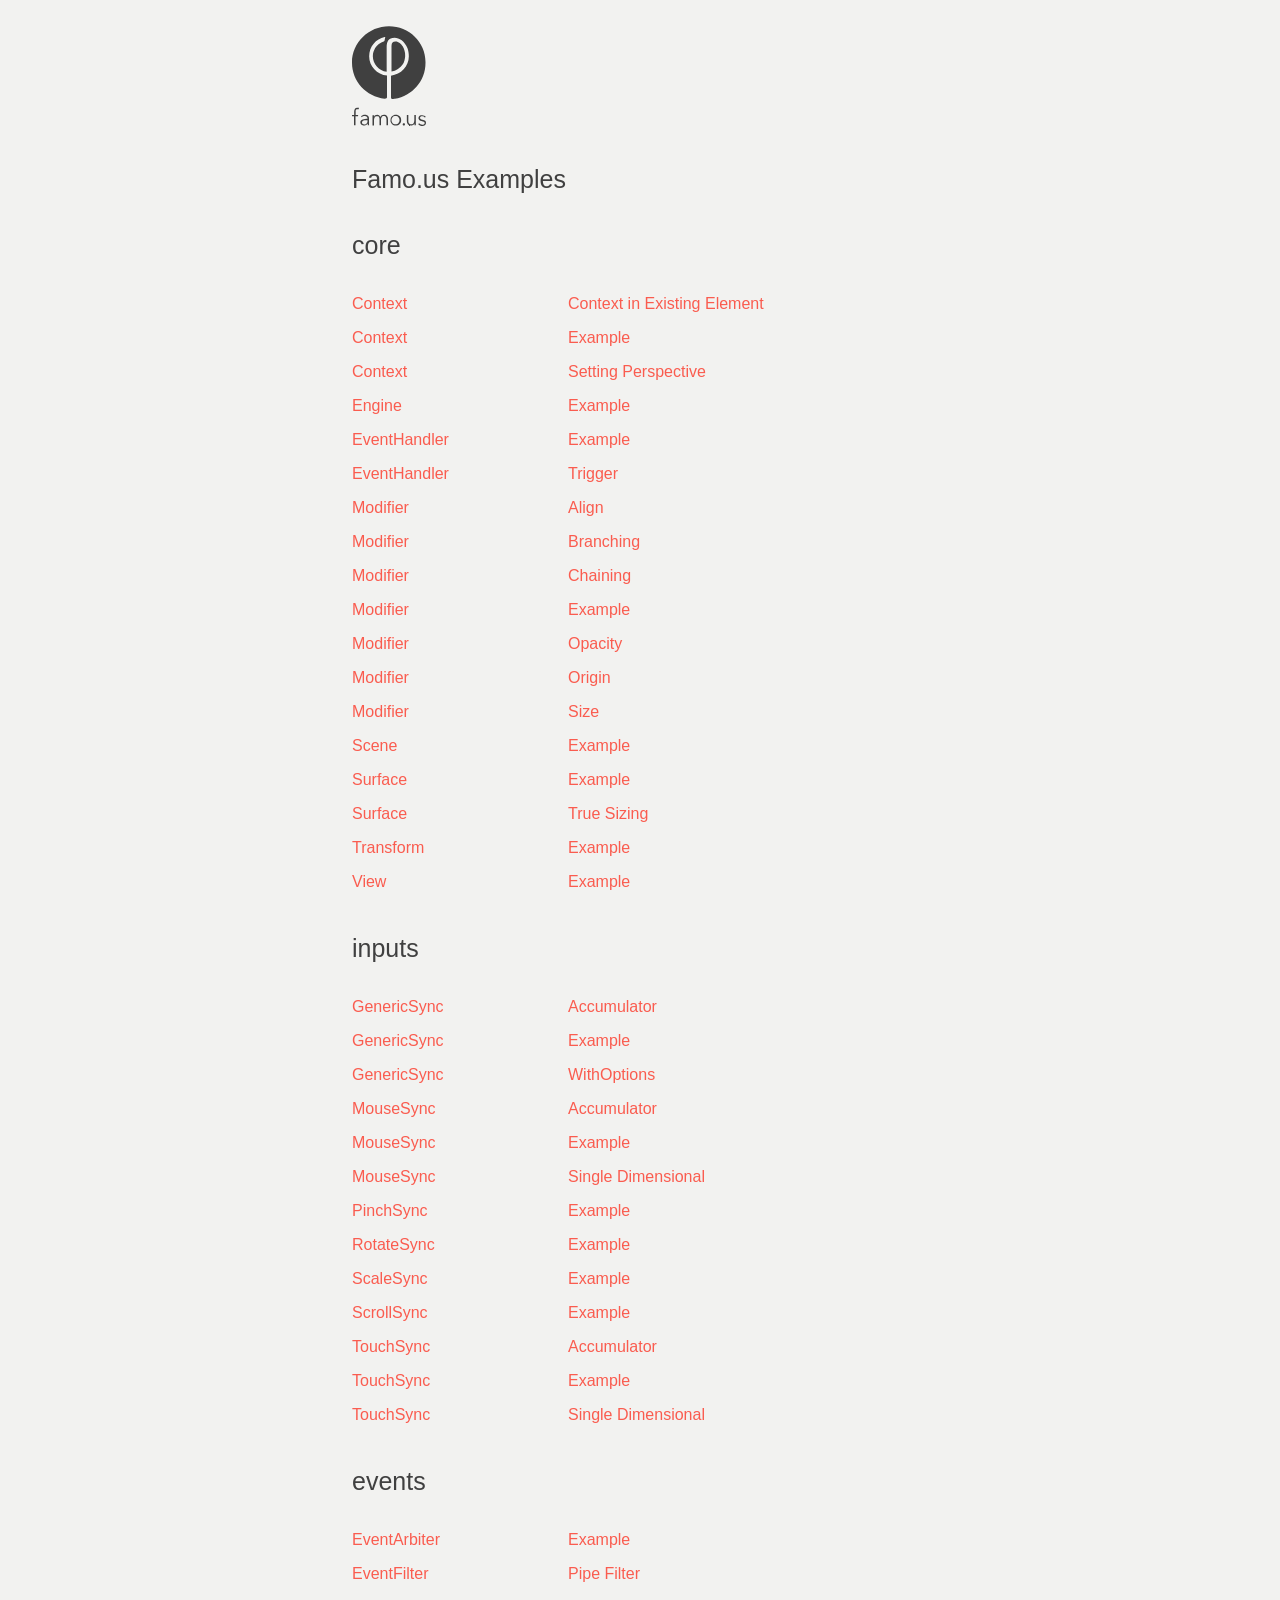
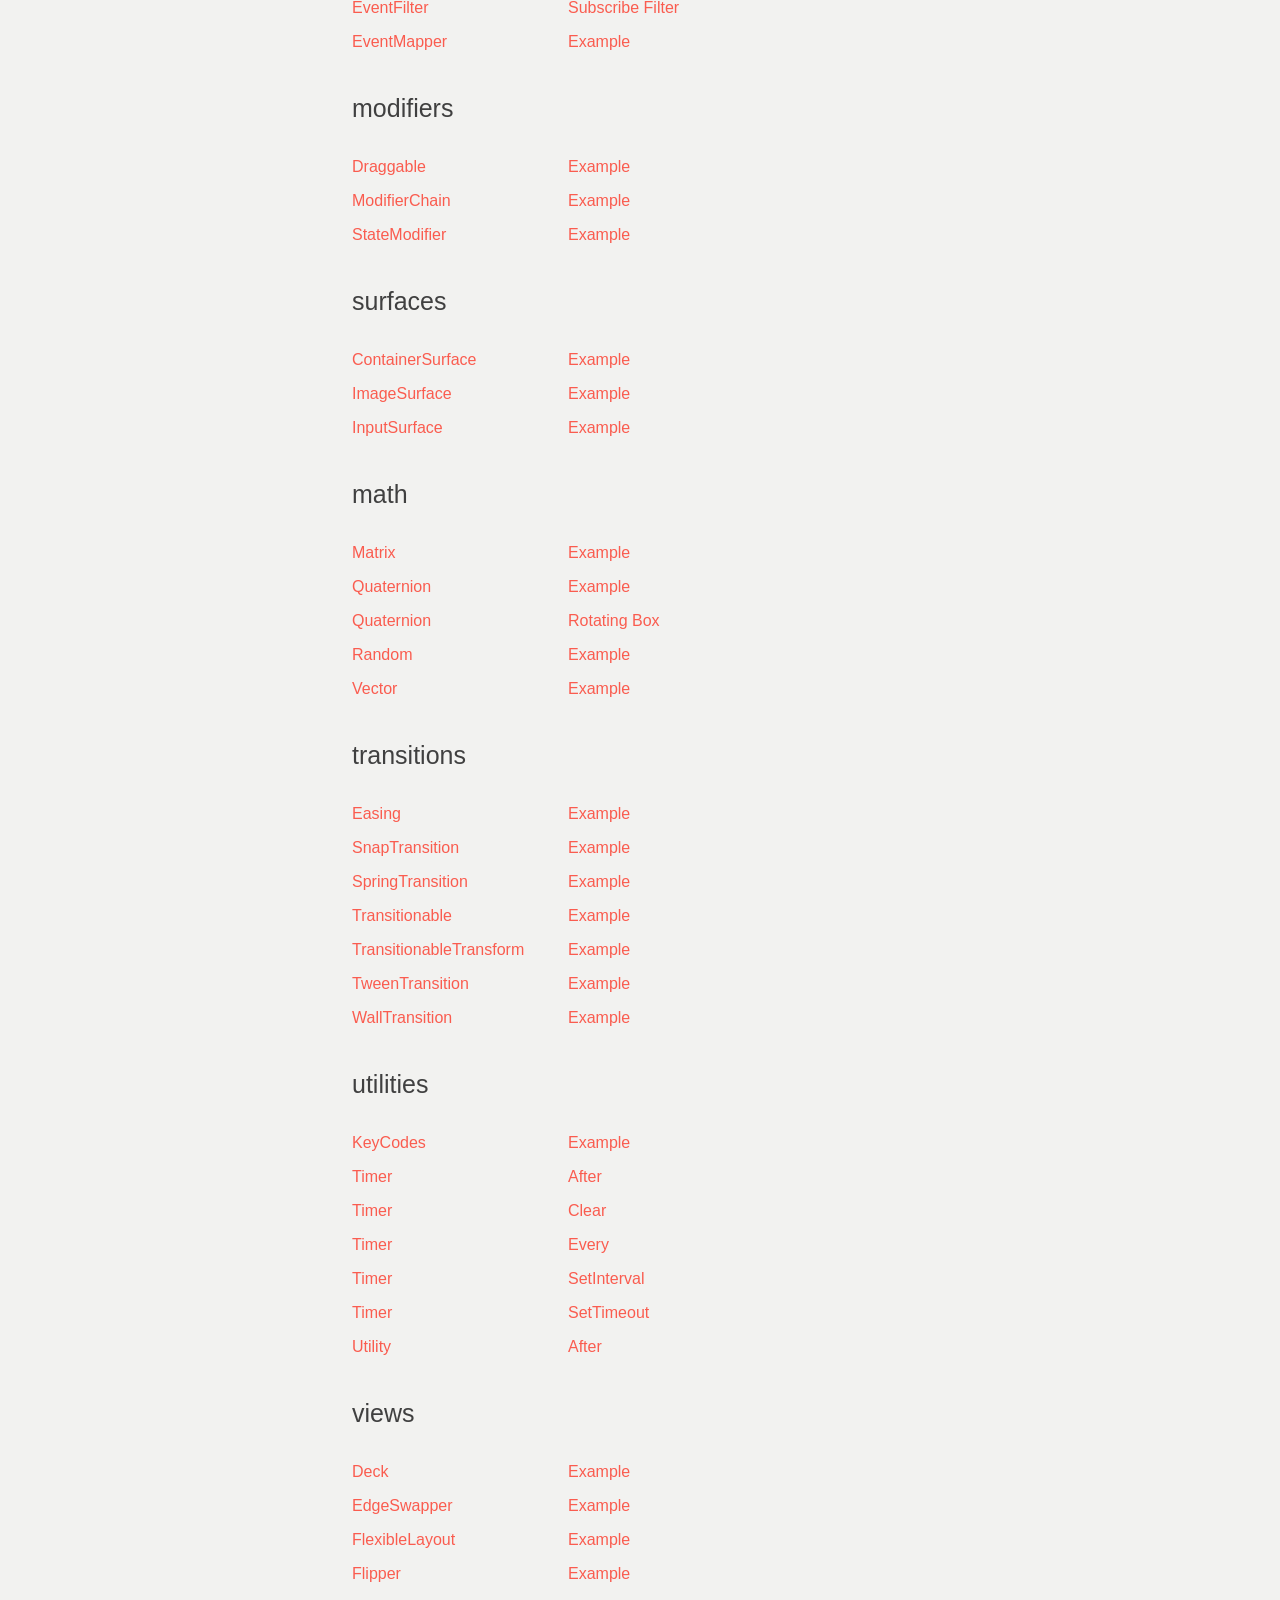
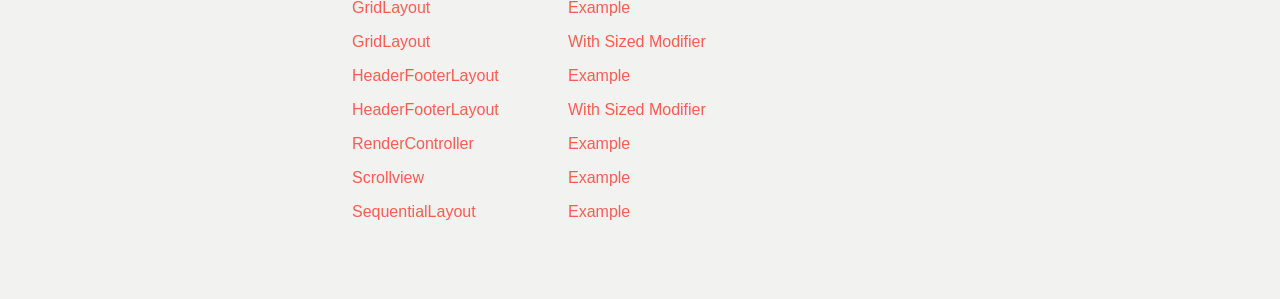
<file: famous/famous-starter-kit/examples/index.html>
<!DOCTYPE HTML>
<html>
    <head>
        <meta http-equiv="content-type" content="text/html; charset=utf-8" />
        <title>famo.us App</title>
        <meta name="viewport" content="width=device-width, maximum-scale=1, initial-scale=1, user-scalable=no" />
        <meta name="mobile-web-app-capable" content="yes" />
        <meta name="apple-mobile-web-app-capable" content="yes" />
        <meta name="apple-mobile-web-app-status-bar-style" content="black" />
        <link rel="stylesheet" type="text/css" href="../src/core/famous.css" />
        <link rel="stylesheet" type="text/css" href="./assets/css/app.css" />
        <link rel="stylesheet" type="text/css" href="./assets/css/famous_styles.css" />
        <style>
            #logo { width: 100px; }
        </style>
    </head>
    <body class="col1 pad-l-g1 spacer">
        <a class="pad-l1-4 left col1 pad-b2" href="http://famo.us">
            <img id="logo" src="./assets/img/famous.svg"/>
        </a>
        <h3 class="pad-l1-4 left">Famo.us Examples</h3>
        </p>
        
            <h3 class="pad-l1-4 col1">
                core
            </h3>
            <ul class="col1 pad-l1-4 marl-0">
               
                <li class="col1">
                    <a class="left miniSpacer col1" href="core/Context/context-in-existing-element.html">
                        <span class="left col1-4">Context</span>
                        <span class="left col3-4">Context in Existing Element</span>
                    </a>
                </li>
               
                <li class="col1">
                    <a class="left miniSpacer col1" href="core/Context/example.html">
                        <span class="left col1-4">Context</span>
                        <span class="left col3-4">Example</span>
                    </a>
                </li>
               
                <li class="col1">
                    <a class="left miniSpacer col1" href="core/Context/setting-perspective.html">
                        <span class="left col1-4">Context</span>
                        <span class="left col3-4">Setting Perspective</span>
                    </a>
                </li>
               
                <li class="col1">
                    <a class="left miniSpacer col1" href="core/Engine/example.html">
                        <span class="left col1-4">Engine</span>
                        <span class="left col3-4">Example</span>
                    </a>
                </li>
               
                <li class="col1">
                    <a class="left miniSpacer col1" href="core/EventHandler/example.html">
                        <span class="left col1-4">EventHandler</span>
                        <span class="left col3-4">Example</span>
                    </a>
                </li>
               
                <li class="col1">
                    <a class="left miniSpacer col1" href="core/EventHandler/trigger.html">
                        <span class="left col1-4">EventHandler</span>
                        <span class="left col3-4">Trigger</span>
                    </a>
                </li>
               
                <li class="col1">
                    <a class="left miniSpacer col1" href="core/Modifier/align.html">
                        <span class="left col1-4">Modifier</span>
                        <span class="left col3-4">Align</span>
                    </a>
                </li>
               
                <li class="col1">
                    <a class="left miniSpacer col1" href="core/Modifier/branching.html">
                        <span class="left col1-4">Modifier</span>
                        <span class="left col3-4">Branching</span>
                    </a>
                </li>
               
                <li class="col1">
                    <a class="left miniSpacer col1" href="core/Modifier/chaining.html">
                        <span class="left col1-4">Modifier</span>
                        <span class="left col3-4">Chaining</span>
                    </a>
                </li>
               
                <li class="col1">
                    <a class="left miniSpacer col1" href="core/Modifier/example.html">
                        <span class="left col1-4">Modifier</span>
                        <span class="left col3-4">Example</span>
                    </a>
                </li>
               
                <li class="col1">
                    <a class="left miniSpacer col1" href="core/Modifier/opacity.html">
                        <span class="left col1-4">Modifier</span>
                        <span class="left col3-4">Opacity</span>
                    </a>
                </li>
               
                <li class="col1">
                    <a class="left miniSpacer col1" href="core/Modifier/origin.html">
                        <span class="left col1-4">Modifier</span>
                        <span class="left col3-4">Origin</span>
                    </a>
                </li>
               
                <li class="col1">
                    <a class="left miniSpacer col1" href="core/Modifier/size.html">
                        <span class="left col1-4">Modifier</span>
                        <span class="left col3-4">Size</span>
                    </a>
                </li>
               
                <li class="col1">
                    <a class="left miniSpacer col1" href="core/Scene/example.html">
                        <span class="left col1-4">Scene</span>
                        <span class="left col3-4">Example</span>
                    </a>
                </li>
               
                <li class="col1">
                    <a class="left miniSpacer col1" href="core/Surface/example.html">
                        <span class="left col1-4">Surface</span>
                        <span class="left col3-4">Example</span>
                    </a>
                </li>
               
                <li class="col1">
                    <a class="left miniSpacer col1" href="core/Surface/true-sizing.html">
                        <span class="left col1-4">Surface</span>
                        <span class="left col3-4">True Sizing</span>
                    </a>
                </li>
               
                <li class="col1">
                    <a class="left miniSpacer col1" href="core/Transform/example.html">
                        <span class="left col1-4">Transform</span>
                        <span class="left col3-4">Example</span>
                    </a>
                </li>
               
                <li class="col1">
                    <a class="left miniSpacer col1" href="core/View/example.html">
                        <span class="left col1-4">View</span>
                        <span class="left col3-4">Example</span>
                    </a>
                </li>
            
            </ul>
        
            <h3 class="pad-l1-4 col1">
                inputs
            </h3>
            <ul class="col1 pad-l1-4 marl-0">
               
                <li class="col1">
                    <a class="left miniSpacer col1" href="inputs/GenericSync/accumulator.html">
                        <span class="left col1-4">GenericSync</span>
                        <span class="left col3-4">Accumulator</span>
                    </a>
                </li>
               
                <li class="col1">
                    <a class="left miniSpacer col1" href="inputs/GenericSync/example.html">
                        <span class="left col1-4">GenericSync</span>
                        <span class="left col3-4">Example</span>
                    </a>
                </li>
               
                <li class="col1">
                    <a class="left miniSpacer col1" href="inputs/GenericSync/withOptions.html">
                        <span class="left col1-4">GenericSync</span>
                        <span class="left col3-4">WithOptions</span>
                    </a>
                </li>
               
                <li class="col1">
                    <a class="left miniSpacer col1" href="inputs/MouseSync/accumulator.html">
                        <span class="left col1-4">MouseSync</span>
                        <span class="left col3-4">Accumulator</span>
                    </a>
                </li>
               
                <li class="col1">
                    <a class="left miniSpacer col1" href="inputs/MouseSync/example.html">
                        <span class="left col1-4">MouseSync</span>
                        <span class="left col3-4">Example</span>
                    </a>
                </li>
               
                <li class="col1">
                    <a class="left miniSpacer col1" href="inputs/MouseSync/single-dimensional.html">
                        <span class="left col1-4">MouseSync</span>
                        <span class="left col3-4">Single Dimensional</span>
                    </a>
                </li>
               
                <li class="col1">
                    <a class="left miniSpacer col1" href="inputs/PinchSync/example.html">
                        <span class="left col1-4">PinchSync</span>
                        <span class="left col3-4">Example</span>
                    </a>
                </li>
               
                <li class="col1">
                    <a class="left miniSpacer col1" href="inputs/RotateSync/example.html">
                        <span class="left col1-4">RotateSync</span>
                        <span class="left col3-4">Example</span>
                    </a>
                </li>
               
                <li class="col1">
                    <a class="left miniSpacer col1" href="inputs/ScaleSync/example.html">
                        <span class="left col1-4">ScaleSync</span>
                        <span class="left col3-4">Example</span>
                    </a>
                </li>
               
                <li class="col1">
                    <a class="left miniSpacer col1" href="inputs/ScrollSync/example.html">
                        <span class="left col1-4">ScrollSync</span>
                        <span class="left col3-4">Example</span>
                    </a>
                </li>
               
                <li class="col1">
                    <a class="left miniSpacer col1" href="inputs/TouchSync/accumulator.html">
                        <span class="left col1-4">TouchSync</span>
                        <span class="left col3-4">Accumulator</span>
                    </a>
                </li>
               
                <li class="col1">
                    <a class="left miniSpacer col1" href="inputs/TouchSync/example.html">
                        <span class="left col1-4">TouchSync</span>
                        <span class="left col3-4">Example</span>
                    </a>
                </li>
               
                <li class="col1">
                    <a class="left miniSpacer col1" href="inputs/TouchSync/single-dimensional.html">
                        <span class="left col1-4">TouchSync</span>
                        <span class="left col3-4">Single Dimensional</span>
                    </a>
                </li>
            
            </ul>
        
            <h3 class="pad-l1-4 col1">
                events
            </h3>
            <ul class="col1 pad-l1-4 marl-0">
               
                <li class="col1">
                    <a class="left miniSpacer col1" href="events/EventArbiter/example.html">
                        <span class="left col1-4">EventArbiter</span>
                        <span class="left col3-4">Example</span>
                    </a>
                </li>
               
                <li class="col1">
                    <a class="left miniSpacer col1" href="events/EventFilter/pipe-filter.html">
                        <span class="left col1-4">EventFilter</span>
                        <span class="left col3-4">Pipe Filter</span>
                    </a>
                </li>
               
                <li class="col1">
                    <a class="left miniSpacer col1" href="events/EventFilter/subscribe-filter.html">
                        <span class="left col1-4">EventFilter</span>
                        <span class="left col3-4">Subscribe Filter</span>
                    </a>
                </li>
               
                <li class="col1">
                    <a class="left miniSpacer col1" href="events/EventMapper/example.html">
                        <span class="left col1-4">EventMapper</span>
                        <span class="left col3-4">Example</span>
                    </a>
                </li>
            
            </ul>
        
            <h3 class="pad-l1-4 col1">
                modifiers
            </h3>
            <ul class="col1 pad-l1-4 marl-0">
               
                <li class="col1">
                    <a class="left miniSpacer col1" href="modifiers/Draggable/example.html">
                        <span class="left col1-4">Draggable</span>
                        <span class="left col3-4">Example</span>
                    </a>
                </li>
               
                <li class="col1">
                    <a class="left miniSpacer col1" href="modifiers/ModifierChain/example.html">
                        <span class="left col1-4">ModifierChain</span>
                        <span class="left col3-4">Example</span>
                    </a>
                </li>
               
                <li class="col1">
                    <a class="left miniSpacer col1" href="modifiers/StateModifier/example.html">
                        <span class="left col1-4">StateModifier</span>
                        <span class="left col3-4">Example</span>
                    </a>
                </li>
            
            </ul>
        
            <h3 class="pad-l1-4 col1">
                surfaces
            </h3>
            <ul class="col1 pad-l1-4 marl-0">
               
                <li class="col1">
                    <a class="left miniSpacer col1" href="surfaces/ContainerSurface/example.html">
                        <span class="left col1-4">ContainerSurface</span>
                        <span class="left col3-4">Example</span>
                    </a>
                </li>
               
                <li class="col1">
                    <a class="left miniSpacer col1" href="surfaces/ImageSurface/example.html">
                        <span class="left col1-4">ImageSurface</span>
                        <span class="left col3-4">Example</span>
                    </a>
                </li>
               
                <li class="col1">
                    <a class="left miniSpacer col1" href="surfaces/InputSurface/example.html">
                        <span class="left col1-4">InputSurface</span>
                        <span class="left col3-4">Example</span>
                    </a>
                </li>
            
            </ul>
        
            <h3 class="pad-l1-4 col1">
                math
            </h3>
            <ul class="col1 pad-l1-4 marl-0">
               
                <li class="col1">
                    <a class="left miniSpacer col1" href="math/Matrix/example.html">
                        <span class="left col1-4">Matrix</span>
                        <span class="left col3-4">Example</span>
                    </a>
                </li>
               
                <li class="col1">
                    <a class="left miniSpacer col1" href="math/Quaternion/example.html">
                        <span class="left col1-4">Quaternion</span>
                        <span class="left col3-4">Example</span>
                    </a>
                </li>
               
                <li class="col1">
                    <a class="left miniSpacer col1" href="math/Quaternion/rotating-box.html">
                        <span class="left col1-4">Quaternion</span>
                        <span class="left col3-4">Rotating Box</span>
                    </a>
                </li>
               
                <li class="col1">
                    <a class="left miniSpacer col1" href="math/Random/example.html">
                        <span class="left col1-4">Random</span>
                        <span class="left col3-4">Example</span>
                    </a>
                </li>
               
                <li class="col1">
                    <a class="left miniSpacer col1" href="math/Vector/example.html">
                        <span class="left col1-4">Vector</span>
                        <span class="left col3-4">Example</span>
                    </a>
                </li>
            
            </ul>
        
            <h3 class="pad-l1-4 col1">
                transitions
            </h3>
            <ul class="col1 pad-l1-4 marl-0">
               
                <li class="col1">
                    <a class="left miniSpacer col1" href="transitions/Easing/example.html">
                        <span class="left col1-4">Easing</span>
                        <span class="left col3-4">Example</span>
                    </a>
                </li>
               
                <li class="col1">
                    <a class="left miniSpacer col1" href="transitions/SnapTransition/example.html">
                        <span class="left col1-4">SnapTransition</span>
                        <span class="left col3-4">Example</span>
                    </a>
                </li>
               
                <li class="col1">
                    <a class="left miniSpacer col1" href="transitions/SpringTransition/example.html">
                        <span class="left col1-4">SpringTransition</span>
                        <span class="left col3-4">Example</span>
                    </a>
                </li>
               
                <li class="col1">
                    <a class="left miniSpacer col1" href="transitions/Transitionable/example.html">
                        <span class="left col1-4">Transitionable</span>
                        <span class="left col3-4">Example</span>
                    </a>
                </li>
               
                <li class="col1">
                    <a class="left miniSpacer col1" href="transitions/TransitionableTransform/example.html">
                        <span class="left col1-4">TransitionableTransform</span>
                        <span class="left col3-4">Example</span>
                    </a>
                </li>
               
                <li class="col1">
                    <a class="left miniSpacer col1" href="transitions/TweenTransition/example.html">
                        <span class="left col1-4">TweenTransition</span>
                        <span class="left col3-4">Example</span>
                    </a>
                </li>
               
                <li class="col1">
                    <a class="left miniSpacer col1" href="transitions/WallTransition/example.html">
                        <span class="left col1-4">WallTransition</span>
                        <span class="left col3-4">Example</span>
                    </a>
                </li>
            
            </ul>
        
            <h3 class="pad-l1-4 col1">
                utilities
            </h3>
            <ul class="col1 pad-l1-4 marl-0">
               
                <li class="col1">
                    <a class="left miniSpacer col1" href="utilities/KeyCodes/example.html">
                        <span class="left col1-4">KeyCodes</span>
                        <span class="left col3-4">Example</span>
                    </a>
                </li>
               
                <li class="col1">
                    <a class="left miniSpacer col1" href="utilities/Timer/after.html">
                        <span class="left col1-4">Timer</span>
                        <span class="left col3-4">After</span>
                    </a>
                </li>
               
                <li class="col1">
                    <a class="left miniSpacer col1" href="utilities/Timer/clear.html">
                        <span class="left col1-4">Timer</span>
                        <span class="left col3-4">Clear</span>
                    </a>
                </li>
               
                <li class="col1">
                    <a class="left miniSpacer col1" href="utilities/Timer/every.html">
                        <span class="left col1-4">Timer</span>
                        <span class="left col3-4">Every</span>
                    </a>
                </li>
               
                <li class="col1">
                    <a class="left miniSpacer col1" href="utilities/Timer/setInterval.html">
                        <span class="left col1-4">Timer</span>
                        <span class="left col3-4">SetInterval</span>
                    </a>
                </li>
               
                <li class="col1">
                    <a class="left miniSpacer col1" href="utilities/Timer/setTimeout.html">
                        <span class="left col1-4">Timer</span>
                        <span class="left col3-4">SetTimeout</span>
                    </a>
                </li>
               
                <li class="col1">
                    <a class="left miniSpacer col1" href="utilities/Utility/after.html">
                        <span class="left col1-4">Utility</span>
                        <span class="left col3-4">After</span>
                    </a>
                </li>
            
            </ul>
        
            <h3 class="pad-l1-4 col1">
                views
            </h3>
            <ul class="col1 pad-l1-4 marl-0">
               
                <li class="col1">
                    <a class="left miniSpacer col1" href="views/Deck/example.html">
                        <span class="left col1-4">Deck</span>
                        <span class="left col3-4">Example</span>
                    </a>
                </li>
               
                <li class="col1">
                    <a class="left miniSpacer col1" href="views/EdgeSwapper/example.html">
                        <span class="left col1-4">EdgeSwapper</span>
                        <span class="left col3-4">Example</span>
                    </a>
                </li>
               
                <li class="col1">
                    <a class="left miniSpacer col1" href="views/FlexibleLayout/example.html">
                        <span class="left col1-4">FlexibleLayout</span>
                        <span class="left col3-4">Example</span>
                    </a>
                </li>
               
                <li class="col1">
                    <a class="left miniSpacer col1" href="views/Flipper/example.html">
                        <span class="left col1-4">Flipper</span>
                        <span class="left col3-4">Example</span>
                    </a>
                </li>
               
                <li class="col1">
                    <a class="left miniSpacer col1" href="views/GridLayout/example.html">
                        <span class="left col1-4">GridLayout</span>
                        <span class="left col3-4">Example</span>
                    </a>
                </li>
               
                <li class="col1">
                    <a class="left miniSpacer col1" href="views/GridLayout/with-sized-modifier.html">
                        <span class="left col1-4">GridLayout</span>
                        <span class="left col3-4">With Sized Modifier</span>
                    </a>
                </li>
               
                <li class="col1">
                    <a class="left miniSpacer col1" href="views/HeaderFooterLayout/example.html">
                        <span class="left col1-4">HeaderFooterLayout</span>
                        <span class="left col3-4">Example</span>
                    </a>
                </li>
               
                <li class="col1">
                    <a class="left miniSpacer col1" href="views/HeaderFooterLayout/with-sized-modifier.html">
                        <span class="left col1-4">HeaderFooterLayout</span>
                        <span class="left col3-4">With Sized Modifier</span>
                    </a>
                </li>
               
                <li class="col1">
                    <a class="left miniSpacer col1" href="views/RenderController/example.html">
                        <span class="left col1-4">RenderController</span>
                        <span class="left col3-4">Example</span>
                    </a>
                </li>
               
                <li class="col1">
                    <a class="left miniSpacer col1" href="views/Scrollview/example.html">
                        <span class="left col1-4">Scrollview</span>
                        <span class="left col3-4">Example</span>
                    </a>
                </li>
               
                <li class="col1">
                    <a class="left miniSpacer col1" href="views/SequentialLayout/example.html">
                        <span class="left col1-4">SequentialLayout</span>
                        <span class="left col3-4">Example</span>
                    </a>
                </li>
            
            </ul>
        
    </body>
</html>
</file>
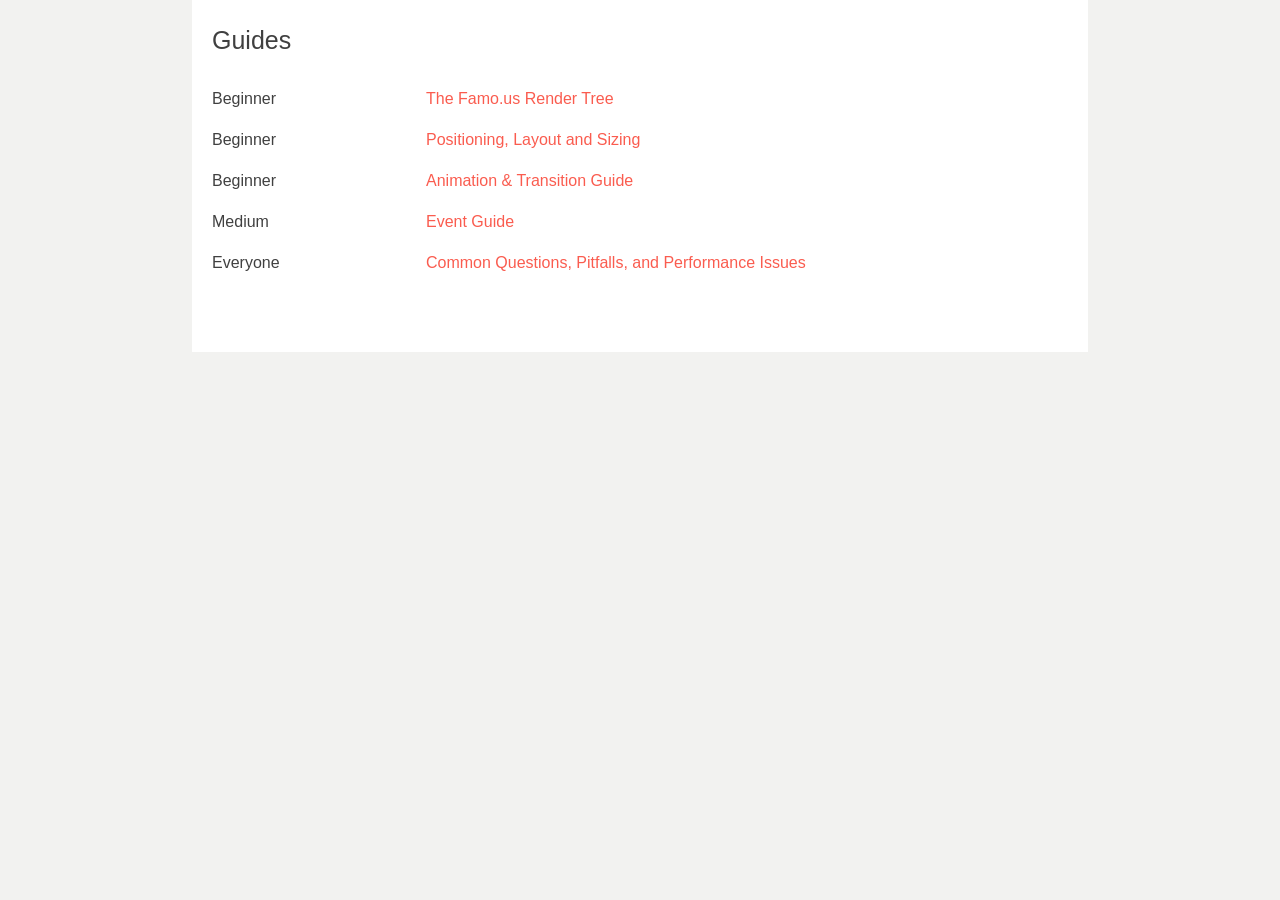
<file: famous/famous-starter-kit/guides/index.html>
<!DOCTYPE html>
<html>
    <head>
        <meta charset="utf-8">
        <meta http-equiv="X-UA-Compatible" content="IE=edge,chrome=1">
        <meta name="description" content="A free, open source JavaScript framework for creating complex UIs for any screen. 3D layout and physics animation engines. Renders to DOM, Canvas, or WebGL">
        <title>Famo.us</title>

        <meta name="apple-mobile-web-app-capable" content="yes" />
        <meta name="apple-mobile-web-app-status-bar-style" content="black" />
        <meta name="viewport" content="width=device-width">

        <link rel="icon" type="image/png" href="/favicon.png">
        
        <!-- Custom CSS -->
        <link rel="stylesheet" href="./css/famous_styles.css"> 
    </head>

    <body>
        <div class="col1" id="doc-container">
            <div class="col1 pad-l-g1">
    <div id="home" class="clear" >
      <div class="posts white-bg pad20">
        <div class="main-content">
            

              <div class="posts cf spacer">
                <h2>Guides</h2>

                    

                    

                    <div class="col1 miniSpacer">
    <div class="col1-4  mobileHide ">Beginner</div>
    <div class="col3-4">
        <a href="./dev/render-tree.html"> The Famo.us Render Tree</a>
    </div>
</div>


                  

                    <div class="col1 miniSpacer">
    <div class="col1-4  mobileHide ">Beginner</div>
    <div class="col3-4">
        <a href="./dev/layout.html"> Positioning, Layout and Sizing</a>
    </div>
</div>


                  

                    <div class="col1 miniSpacer">
    <div class="col1-4  mobileHide ">Beginner</div>
    <div class="col3-4">
        <a href="./dev/animations.html"> Animation & Transition Guide</a>
    </div>
</div>


                  

                    <div class="col1 miniSpacer">
    <div class="col1-4  mobileHide ">Medium</div>
    <div class="col3-4">
        <a href="./dev/events.html"> Event Guide</a>
    </div>
</div>


                  

                    <div class="col1 miniSpacer">
    <div class="col1-4  mobileHide ">Everyone</div>
    <div class="col3-4">
        <a href="./dev/pitfalls.html"> Common Questions, Pitfalls, and Performance Issues</a>
    </div>
</div>


                  
              </div>
            
        </div>
      </div>
    </div>
</div>

        </div> 
    </body>
</html>
</file>
<file: famous/famous-starter-kit/src/core/famous.css>
/* This Source Code Form is subject to the terms of the Mozilla Public
 * License, v. 2.0. If a copy of the MPL was not distributed with this
 * file, You can obtain one at http://mozilla.org/MPL/2.0/.
 *
 * Owner: mark@famo.us
 * @license MPL 2.0
 * @copyright Famous Industries, Inc. 2015
 */

.famous-root {
    width: 100%;
    height: 100%;
    margin: 0px;
    padding: 0px;
    opacity: .999999; /* ios8 hotfix */
    overflow: hidden;
    -webkit-transform-style: preserve-3d;
    transform-style: preserve-3d;
}

.famous-container, .famous-group {
    position: absolute;
    top: 0px;
    left: 0px;
    bottom: 0px;
    right: 0px;
    overflow: visible;
    -webkit-transform-style: preserve-3d;
    transform-style: preserve-3d;
    -webkit-backface-visibility: visible;
    backface-visibility: visible;
    pointer-events: none;
}

.famous-group {
    width: 0px;
    height: 0px;
    margin: 0px;
    padding: 0px;
}

.famous-surface {
    position: absolute;
    -webkit-transform-origin: center center;
    transform-origin: center center;
    -webkit-backface-visibility: hidden;
    backface-visibility: hidden;
    -webkit-transform-style: preserve-3d;
    transform-style: preserve-3d;
    -webkit-box-sizing: border-box;
    -moz-box-sizing: border-box;
    box-sizing: border-box;
    -webkit-tap-highlight-color: transparent;
    pointer-events: auto;
}

.famous-container-group {
    position: relative;
    width: 100%;
    height: 100%;
}
</file>
<file: famous/famous-starter-kit/examples/assets/css/app.css>
html {
    background-color: #000;
    color: #fff;
}

.famousRedText{
    color: #fa5c4f;
}

.famousRedBackground{
    background-color: #fa5c4f;
}

.famousBlueText{
    color: #3cf;
}

.famousBlueBackground{
    background-color: #3cf;
}

.graph {
    background-color: black;
    background-image:
    linear-gradient(rgba(255, 255, 255, 0.25) 1px, transparent 1px), linear-gradient(white 1px, transparent 1px), linear-gradient(90deg, rgba(255, 255, 255, 0.25) 1px, transparent 1px), linear-gradient(90deg, white 1px, transparent 1px), linear-gradient(transparent 3px, black 3px, black 238px, transparent 238px), linear-gradient(90deg, white 3px, transparent 3px, transparent 238px, white 238px);
    background-size:
    40px 40px, 240px 240px, 40px 40px, 240px 240px, 240px 240px, 240px 240px
}
</file>
<file: famous/famous-starter-kit/examples/assets/css/famous_styles.css>
/* VENDOR */
/* http://meyerweb.com/eric/tools/css/reset/
   v2.0 | 20110126
   License: none (public domain)
*/
@import url("http://fast.fonts.net/t/1.css?apiType=css&projectid=26454f26-7278-401f-abde-3442695b63c8");
html, body, div, span, applet, object, iframe, h1, h2, h3, h4, h5, h6, p, blockquote, pre, a, abbr, acronym, address, big, cite, code, del, dfn, em, img, ins, kbd, q, s, samp, small, strike, strong, sub, sup, tt, var, b, u, i, center, dl, dt, dd, ol, ul, li, fieldset, form, label, legend, table, caption, tbody, tfoot, thead, tr, th, td, article, aside, canvas, details, embed, figure, figcaption, footer, header, hgroup, menu, nav, output, ruby, section, summary, time, mark, audio, video {
  margin: 0;
  padding: 0;
  border: 0;
  font-size: 100%;
  font: inherit;
  vertical-align: baseline; }

/* HTML5 display-role reset for older browsers */
article, aside, details, figcaption, figure, footer, header, hgroup, menu, nav, section {
  display: block; }

body {
  line-height: 1; }

ol, ul {
  list-style: none; }

blockquote, q {
  quotes: none; }

blockquote:before, blockquote:after, q:before, q:after {
  content: '';
  content: none; }

table {
  border-collapse: collapse;
  border-spacing: 0; }

/** Border-box */
*, *:before, *:after {
  -moz-box-sizing: border-box;
  -webkit-box-sizing: border-box;
  box-sizing: border-box; }

/** Clearfix */
.cf:before, .cf:after {
  content: " ";
  /* 1 */
  display: table;
  /* 2 */ }

.cf:after {
  clear: both; }

.cf {
  *zoom: 1; }

body {
  color: #404040;
  background-color: #f2f2f0; }

.main {
  background-color: white; }

a {
  color: #fa5c4f; }

.red {
  color: #fa5c4f; }

.light-grey {
  color: #f2f2f0; }

.medium-grey {
  color: #878785; }

.red-bg {
  color: white;
  background-color: #fa5c4f; }

.red-outline {
  border: 2px solid #fa5c4f; }

.grey-bg {
  background-color: #404040;
  color: white; }

.spacer-line {
  border-top: 1px solid #fa5c4f; }

.white-bg {
  background-color: white; }

/*@font-face {
  font-family: "AvenirNextLTW02-UltraLi";
  src: url("fonts/9d0ff87b-457c-4988-b68c-8856b9166cd0.eot?#iefix");
  src: url("fonts/9d0ff87b-457c-4988-b68c-8856b9166cd0.eot?#iefix") format("eot"), url("fonts/3440d0b9-8c44-4293-95a4-66226e4621ba.woff") format("woff"), url("fonts/285e280b-78cb-46c2-b03b-621ef1cafbad.ttf") format("truetype"), url("fonts/2d335be8-6459-4e44-b6e8-e9a2c5e38deb.svg#2d335be8-6459-4e44-b6e8-e9a2c5e38deb") format("svg"); }
@font-face {
  font-family: "Avenir Next W10 Bold";
  src: url("fonts/d80df405-6718-4dbc-9f54-d88c0807ca8b.eot?#iefix");
  src: url("fonts/d80df405-6718-4dbc-9f54-d88c0807ca8b.eot?#iefix") format("eot"), url("fonts/ba4bd129-7517-4eef-9fe8-473263d17616.woff") format("woff"), url("fonts/229324ce-a846-4038-9167-0e65a0c32226.ttf") format("truetype"), url("fonts/9705a786-ed36-423c-bfb3-43e7e96a3895.svg#9705a786-ed36-423c-bfb3-43e7e96a3895") format("svg"); }
@font-face {
  font-family: "Avenir Next W10 Medium";
  src: url("fonts/2bf26c0b-2c2a-4d68-8f6b-447ecd526105.eot?#iefix");
  src: url("fonts/2bf26c0b-2c2a-4d68-8f6b-447ecd526105.eot?#iefix") format("eot"), url("fonts/95aa7ca1-de33-40d9-ae40-ff045fcada66.woff") format("woff"), url("fonts/915534d0-f381-4fa3-9ff3-c56e5c6cfd08.ttf") format("truetype"), url("fonts/a252017e-236d-4161-895a-5f6b851154e4.svg#a252017e-236d-4161-895a-5f6b851154e4") format("svg"); }
@font-face {
  font-family: "Avenir Next W10 Heavy";
  src: url("fonts/d3f31394-e7cf-4553-b582-fcec4d7e84db.eot?#iefix");
  src: url("fonts/d3f31394-e7cf-4553-b582-fcec4d7e84db.eot?#iefix") format("eot"), url("fonts/ac97f5d6-a420-481a-955e-77653618b656.woff") format("woff"), url("fonts/5fc4aac2-c1c5-4bac-b182-b03ea3965419.ttf") format("truetype"), url("fonts/6dd157a3-38fb-4b2e-9988-bbe7b2da47f8.svg#6dd157a3-38fb-4b2e-9988-bbe7b2da47f8") format("svg"); }
@font-face {
  font-family: "AvenirNextLTW02-DemiIta";
  src: url("fonts/3b17673c-8a91-4f47-8d33-07a3839c19f9.eot?#iefix");
  src: url("fonts/3b17673c-8a91-4f47-8d33-07a3839c19f9.eot?#iefix") format("eot"), url("fonts/556718be-97d3-4321-a0f3-37d1e3be0788.woff") format("woff"), url("fonts/93c3227c-0aad-4ebb-8462-854fed96e9dc.ttf") format("truetype"), url("fonts/432d6c36-ab6a-4864-b76c-57748b886257.svg#432d6c36-ab6a-4864-b76c-57748b886257") format("svg"); }
@font-face {
  font-family: "Avenir Next W04 Demi";
  src: url("fonts/7adddd91-84e0-4423-b40e-61945189916d.eot?#iefix");
  src: url("fonts/7adddd91-84e0-4423-b40e-61945189916d.eot?#iefix") format("eot"), url("fonts/b0908846-3d5c-4768-af33-5f968b1da156.woff") format("woff"), url("fonts/fe1602be-28ca-467e-9cd3-7bfc586f31bc.ttf") format("truetype"), url("fonts/440ef6e1-120f-4c11-9325-fc1d04d9d9a0.svg#440ef6e1-120f-4c11-9325-fc1d04d9d9a0") format("svg"); }
@font-face {
  font-family: "AvenirNextLTW02-Regular";
  src: url("fonts/7a1b7ae7-5c29-481f-83ac-652e932c5509.eot?#iefix");
  src: url("fonts/7a1b7ae7-5c29-481f-83ac-652e932c5509.eot?#iefix") format("eot"), url("fonts/3a42a252-67ff-4186-88cf-762f56719ca1.woff") format("woff"), url("fonts/dbc39ae3-2636-4653-a23e-8938bce2cf51.ttf") format("truetype"), url("fonts/8e46b6cb-85f2-4400-a9d8-7cbd8ed30dd8.svg#8e46b6cb-85f2-4400-a9d8-7cbd8ed30dd8") format("svg"); }
@font-face {
  font-family: "Avenir Next W10 Thin";
  src: url("fonts/b974d116-d3bf-4dd2-867d-690069cd9b8a.eot?#iefix");
  src: url("fonts/b974d116-d3bf-4dd2-867d-690069cd9b8a.eot?#iefix") format("eot"), url("fonts/05ba45a2-c542-4737-b332-e1059c7b54d3.woff") format("woff"), url("fonts/51c1912f-2905-477e-86ff-d0eb55720b1f.ttf") format("truetype"), url("fonts/98b97f32-8588-4a72-b4fe-6a84f02b297c.svg#98b97f32-8588-4a72-b4fe-6a84f02b297c") format("svg"); }
@font-face {
  font-family: "Avenir Next W01 Light";
  src: url("fonts/0ecef829-586e-426d-a633-4c8a8c926769.eot?#iefix");
  src: url("fonts/0ecef829-586e-426d-a633-4c8a8c926769.eot?#iefix") format("eot"), url("fonts/f401df6f-54eb-406c-b46a-90b9451c598d.woff") format("woff"), url("fonts/276fe25e-e430-4376-b33c-705dd77b3dba.ttf") format("truetype"), url("fonts/869dc33b-3685-4d74-a51c-82b435579093.svg#869dc33b-3685-4d74-a51c-82b435579093") format("svg"); }*/
input:focus {
  border: 1px solid #fa5c4f; }

input:hover {
  border: 1px solid #404040; }

input {
  outline: 0px;
  border-radius: 5px;
  border: 1px solid #f2f2f0;
  padding: 18px; }

/* .highlight .hll { background-color: #49483e } */
.highlight {
  color: #f8f8f2; }

.highlight pre {
  color: #f8f8f2; }

.highlight .c {
  color: #75715e; }

/* Comment */
.highlight .err {
  color: #960050; }

/* Error */
.highlight .k {
  color: #66d9ef; }

/* Keyword */
.highlight .l {
  color: #ae81ff; }

/* Literal */
.highlight .n {
  color: #f8f8f2; }

/* Name */
.highlight .o {
  color: #f92672; }

/* Operator */
.highlight .p {
  color: #f8f8f2; }

/* Punctuation */
.highlight .cm {
  color: #75715e; }

/* Comment.Multiline */
.highlight .cp {
  color: #75715e; }

/* Comment.Preproc */
.highlight .c1 {
  color: #75715e; }

/* Comment.Single */
.highlight .cs {
  color: #75715e; }

/* Comment.Special */
.highlight .ge {
  font-style: italic; }

/* Generic.Emph */
.highlight .gs {
  font-weight: bold; }

/* Generic.Strong */
.highlight .kc {
  color: #66d9ef; }

/* Keyword.Constant */
.highlight .kd {
  color: #66d9ef; }

/* Keyword.Declaration */
.highlight .kn {
  color: #f92672; }

/* Keyword.Namespace */
.highlight .kp {
  color: #66d9ef; }

/* Keyword.Pseudo */
.highlight .kr {
  color: #66d9ef; }

/* Keyword.Reserved */
.highlight .kt {
  color: #66d9ef; }

/* Keyword.Type */
.highlight .ld {
  color: #e6db74; }

/* Literal.Date */
.highlight .m {
  color: #ae81ff; }

/* Literal.Number */
.highlight .s {
  color: #e6db74; }

/* Literal.String */
.highlight .na {
  color: #a6e22e; }

/* Name.Attribute */
.highlight .nb {
  color: #f8f8f2; }

/* Name.Builtin */
.highlight .nc {
  color: #a6e22e; }

/* Name.Class */
.highlight .no {
  color: #66d9ef; }

/* Name.Constant */
.highlight .nd {
  color: #a6e22e; }

/* Name.Decorator */
.highlight .ni {
  color: #f8f8f2; }

/* Name.Entity */
.highlight .ne {
  color: #a6e22e; }

/* Name.Exception */
.highlight .nf {
  color: #a6e22e; }

/* Name.Function */
.highlight .nl {
  color: #f8f8f2; }

/* Name.Label */
.highlight .nn {
  color: #f8f8f2; }

/* Name.Namespace */
.highlight .nx {
  color: white; }

/* Name.Other */
.highlight .py {
  color: #f8f8f2; }

/* Name.Property */
.highlight .nt {
  color: #f92672; }

/* Name.Tag */
.highlight .nv {
  color: #f8f8f2; }

/* Name.Variable */
.highlight .ow {
  color: #f92672; }

/* Operator.Word */
.highlight .w {
  color: #f8f8f2; }

/* Text.Whitespace */
.highlight .mf {
  color: #ae81ff; }

/* Literal.Number.Float */
.highlight .mh {
  color: #ae81ff; }

/* Literal.Number.Hex */
.highlight .mi {
  color: #ae81ff; }

/* Literal.Number.Integer */
.highlight .mo {
  color: #ae81ff; }

/* Literal.Number.Oct */
.highlight .sb {
  color: #e6db74; }

/* Literal.String.Backtick */
.highlight .sc {
  color: #e6db74; }

/* Literal.String.Char */
.highlight .sd {
  color: #e6db74; }

/* Literal.String.Doc */
.highlight .s2 {
  color: #e6db74; }

/* Literal.String.Double */
.highlight .se {
  color: #ae81ff; }

/* Literal.String.Escape */
.highlight .sh {
  color: #e6db74; }

/* Literal.String.Heredoc */
.highlight .si {
  color: #e6db74; }

/* Literal.String.Interpol */
.highlight .sx {
  color: #e6db74; }

/* Literal.String.Other */
.highlight .sr {
  color: #e6db74; }

/* Literal.String.Regex */
.highlight .s1 {
  color: #e6db74; }

/* Literal.String.Single */
.highlight .ss {
  color: #e6db74; }

/* Literal.String.Symbol */
.highlight .bp {
  color: #f8f8f2; }

/* Name.Builtin.Pseudo */
.highlight .vc {
  color: #f8f8f2; }

/* Name.Variable.Class */
.highlight .vg {
  color: #f8f8f2; }

/* Name.Variable.Global */
.highlight .vi {
  color: #f8f8f2; }

/* Name.Variable.Instance */
.highlight .il {
  color: #ae81ff; }

/* Literal.Number.Integer.Long */
/* Font Sizing */
body, input {
  font-family: "AvenirNextLTW02-Regular", sans-serif;
  font-size: 16px;
  line-height: 25px; }

h1 {
  font-size: 67px;
  line-height: 109px;
  margin-bottom: 67px; }

h2 {
  font-size: 41px;
  line-height: 67px;
  margin-bottom: 41px; }

h3 {
  font-size: 25px;
  line-height: 41px;
  margin-bottom: 25px; }

h4 {
  font-family: "Avenir Next W04 Demi"; }

h4, h5, h6, p, li, a {
  font-size: 16px;
  line-height: 25px; }

h1, h2, h3, h4, h5, h6 {
  max-width: 845px; }

p {
  max-width: 522px; }

h5 {
  text-transform: uppercase; }

a {
  text-decoration: none; }

a:hover {
  text-decoration: underline; }

pre {
  font-family: monospace;
  width: 100%;
  background-color: #404040;
  border-radius: 5px;
  padding: 27px 18px;
  overflow-x: scroll; }

ul {
  margin-left: 25px; }

code {
  width: 100%; }

.spacer {
  padding-bottom: 41px; }

.miniSpacer {
  padding-bottom: 9px; }

p, pre, ul {
  margin-bottom: 25px; }

.centered {
  text-align: center; }

.text-right {
  text-align: right; }

small {
  font-size: 9px;
  line-height: 9px; }

.base-margin {
  margin-bottom: 16px; }

/** Helpers */
.no-user-select {
  -webkit-touch-callout: none;
  -webkit-user-select: none;
  -khtml-user-select: none;
  -moz-user-select: none;
  -ms-user-select: none;
  user-select: none; }

.button {
  padding: 18px;
  border-radius: 3px;
  margin: 29px 0px; }

.backface-visible {
  backface-visibility: visible;
  -webkit-backface-visibility: visible;
  -moz-backface-visibility: visible;
  -ms-backface-visibility: visible; }

/** Positioning */
.left {
  float: left; }

.right {
  float: right; }

.clear {
  clear: both; }

/** Padding */
.pad-d {
  padding: 16px; }

.pad-b2 {
  padding-top: 25.888px;
  padding-bottom: 25.888px; }

.pad-l-g1 {
  padding-left: 5%;
  padding-right: 5%; }

/** Mobile 100% columns */
.col1,
.col1-2,
.col1-3,
.col2-3,
.col1-4,
.col3-4,
.col1-8,
.col3-8,
.col5-8,
.col7-8,
.col-m1-2,
.col-m1-3,
.col-m2-3 {
  float: left;
  width: 100%; }

/** always this percentage*/
.col-a1-2 {
  width: 50%; }

.col-a1-3 {
  width: 33.3333333%; }

.col-a1-4 {
  width: 25%; }

.col-a1-5 {
  width: 20%; }

.col-a3-4 {
  width: 75%; }

.marl-0 {
  margin-left: 0; }

.mar1-4 {
  margin-left: 25%; }

.pad-l1-4 {
  padding-left: 0; }

.pad-l1-4g {
  padding-left: 30%; }

/** columns with margins */
.col-m1-4 {
  width: 20%; }

.mobileHide {
  display: none; }

.mobileShow {
  display: block; }

@media only screen and (min-width: 768px) {
  .mobileHide {
    display: block; }

  .mobileShow {
    display: none; }

  .pad-l1-4 {
    padding-left: 25%; }

  .col1-8 {
    width: 12.5%; }

  .col1-4 {
    width: 25%; }

  .col1-3 {
    width: 33.333333%; }

  .col3-8 {
    width: 37.5%; }

  .col1-2 {
    width: 50%; }

  .col5-8 {
    width: 62.5%; }

  .col2-3 {
    width: 66.666666%; }

  .col3-4 {
    width: 75%; }

  .col7-8 {
    width: 87.5%; } }
.col,
.col-d,
.col-d2 {
  width: 100%;
  float: left; }

@media only screen and (min-width: 540px) {
  .col-d {
    width: 50%; }

  .col-d2 {
    width: 25%; } }
@media only screen and (min-width: 768px) {
  .col-d {
    width: 33.3%; }

  .col-d2 {
    width: 12.5%; } }
@media only screen and (min-width: 1440px) {
  .col-d {
    width: 25%; }

  .col-d2 {
    width: 8.5%; } }
.h100 {
  height: 100%;
  position: fixed; }

.scrollable {
  overflow-y: scroll; }

.docs .method-block {
  border-bottom: 1px solid white;
  margin-bottom: 41px; }

.doc-highlight {
  color: #404040; }

.famous-background-repeat {
  background: url(/images/famous_pattern_7.jpg) repeat center center;
  background-size: 600px 600px; }
</file>
<file: famous/famous-starter-kit/guides/css/famous_styles.css>
/* VENDOR */
/* http://meyerweb.com/eric/tools/css/reset/
   v2.0 | 20110126
   License: none (public domain)
*/
html, body, div, span, applet, object, iframe, h1, h2, h3, h4, h5, h6, p, blockquote, pre, a, abbr, acronym, address, big, cite, code, del, dfn, em, img, ins, kbd, q, s, samp, small, strike, strong, sub, sup, tt, var, b, u, i, center, dl, dt, dd, ol, ul, li, fieldset, form, label, legend, table, caption, tbody, tfoot, thead, tr, th, td, article, aside, canvas, details, embed, figure, figcaption, footer, header, hgroup, menu, nav, output, ruby, section, summary, time, mark, audio, video {
  margin: 0;
  padding: 0;
  border: 0;
  font-size: 100%;
  font: inherit;
  vertical-align: baseline; }

/* HTML5 display-role reset for older browsers */
article, aside, details, figcaption, figure, footer, header, hgroup, menu, nav, section {
  display: block; }

body {
  line-height: 1; }

ul {
  list-style: none; }

blockquote, q {
  quotes: none; }

blockquote:before, blockquote:after, q:before, q:after {
  content: '';
  content: none; }

table {
  border-collapse: collapse;
  border-spacing: 0; }

/** Border-box */
*, *:before, *:after {
  -moz-box-sizing: border-box;
  -webkit-box-sizing: border-box;
  box-sizing: border-box; }

/** Clearfix */
.cf:before, .cf:after {
  content: " ";
  /* 1 */
  display: table;
  /* 2 */ }

.cf:after {
  clear: both; }

.cf {
  *zoom: 1; }

body {
  color: #404040;
  background-color: #f2f2f0; }

a {
  color: #fa5c4f; }

.red {
  color: #fa5c4f; }

.light-grey {
  color: #f2f2f0; }

.medium-grey {
  color: #878785; }

.red-bg {
  color: white;
  background-color: #fa5c4f; }

.red-bg-hover {
  color: white;
  background-color: #fa5c4f;
  -webkit-transition: background-color 0.5s ease;
  -moz-transition: background-color 0.5s ease;
  -ms-transition: background-color 0.5s ease;
  -o-transition: background-color 0.5s ease;
  transition: background-color 0.5s ease; }

.red-bg-hover:hover {
  background-color: #ff695e; }

.red-outline {
  border: 2px solid #fa5c4f; }

.grey-bg {
  background-color: #404040;
  color: white; }

.dark-grey-bg {
  background-color: #363636;
  color: white; }

.spacer-line {
  border-top: 1px solid #fa5c4f; }

.white-bg {
  background-color: white; }

.white {
  color: white; }

.grey {
  color: #404040; }

input:focus {
  border: 1px solid #404040; }

input:hover {
  border: 1px solid #404040; }

input {
  outline: 0px;
  border-radius: 5px;
  border: 1px solid #f2f2f0; }

/* prevent ios default styling */
input[type="submit"] {
  -webkit-appearance: none;
  border-radius: 5px; }

input[type="checkbox"] {
  width: 18px;
  height: 18px;
  float: left; }

/* .highlight .hll { background-color: #49483e } */
.highlight {
  color: #f8f8f2; }

.highlight pre {
  color: #f8f8f2; }

.highlight .c {
  color: #75715e; }

/* Comment */
.highlight .err {
  color: #960050; }

/* Error */
.highlight .k {
  color: #66d9ef; }

/* Keyword */
.highlight .l {
  color: #ae81ff; }

/* Literal */
.highlight .n {
  color: #f8f8f2; }

/* Name */
.highlight .o {
  color: #f92672; }

/* Operator */
.highlight .p {
  color: #f8f8f2; }

/* Punctuation */
.highlight .cm {
  color: #75715e; }

/* Comment.Multiline */
.highlight .cp {
  color: #75715e; }

/* Comment.Preproc */
.highlight .c1 {
  color: #75715e; }

/* Comment.Single */
.highlight .cs {
  color: #75715e; }

/* Comment.Special */
.highlight .ge {
  font-style: italic; }

/* Generic.Emph */
.highlight .gs {
  font-weight: bold; }

/* Generic.Strong */
.highlight .kc {
  color: #66d9ef; }

/* Keyword.Constant */
.highlight .kd {
  color: #66d9ef; }

/* Keyword.Declaration */
.highlight .kn {
  color: #f92672; }

/* Keyword.Namespace */
.highlight .kp {
  color: #66d9ef; }

/* Keyword.Pseudo */
.highlight .kr {
  color: #66d9ef; }

/* Keyword.Reserved */
.highlight .kt {
  color: #66d9ef; }

/* Keyword.Type */
.highlight .ld {
  color: #e6db74; }

/* Literal.Date */
.highlight .m {
  color: #ae81ff; }

/* Literal.Number */
.highlight .s {
  color: #e6db74; }

/* Literal.String */
.highlight .na {
  color: #a6e22e; }

/* Name.Attribute */
.highlight .nb {
  color: #f8f8f2; }

/* Name.Builtin */
.highlight .nc {
  color: #a6e22e; }

/* Name.Class */
.highlight .no {
  color: #66d9ef; }

/* Name.Constant */
.highlight .nd {
  color: #a6e22e; }

/* Name.Decorator */
.highlight .ni {
  color: #f8f8f2; }

/* Name.Entity */
.highlight .ne {
  color: #a6e22e; }

/* Name.Exception */
.highlight .nf {
  color: #a6e22e; }

/* Name.Function */
.highlight .nl {
  color: #f8f8f2; }

/* Name.Label */
.highlight .nn {
  color: #f8f8f2; }

/* Name.Namespace */
.highlight .nx {
  color: white; }

/* Name.Other */
.highlight .py {
  color: #f8f8f2; }

/* Name.Property */
.highlight .nt {
  color: #f92672; }

/* Name.Tag */
.highlight .nv {
  color: #f8f8f2; }

/* Name.Variable */
.highlight .ow {
  color: #f92672; }

/* Operator.Word */
.highlight .w {
  color: #f8f8f2; }

/* Text.Whitespace */
.highlight .mf {
  color: #ae81ff; }

/* Literal.Number.Float */
.highlight .mh {
  color: #ae81ff; }

/* Literal.Number.Hex */
.highlight .mi {
  color: #ae81ff; }

/* Literal.Number.Integer */
.highlight .mo {
  color: #ae81ff; }

/* Literal.Number.Oct */
.highlight .sb {
  color: #e6db74; }

/* Literal.String.Backtick */
.highlight .sc {
  color: #e6db74; }

/* Literal.String.Char */
.highlight .sd {
  color: #e6db74; }

/* Literal.String.Doc */
.highlight .s2 {
  color: #e6db74; }

/* Literal.String.Double */
.highlight .se {
  color: #ae81ff; }

/* Literal.String.Escape */
.highlight .sh {
  color: #e6db74; }

/* Literal.String.Heredoc */
.highlight .si {
  color: #e6db74; }

/* Literal.String.Interpol */
.highlight .sx {
  color: #e6db74; }

/* Literal.String.Other */
.highlight .sr {
  color: #e6db74; }

/* Literal.String.Regex */
.highlight .s1 {
  color: #e6db74; }

/* Literal.String.Single */
.highlight .ss {
  color: #e6db74; }

/* Literal.String.Symbol */
.highlight .bp {
  color: #f8f8f2; }

/* Name.Builtin.Pseudo */
.highlight .vc {
  color: #f8f8f2; }

/* Name.Variable.Class */
.highlight .vg {
  color: #f8f8f2; }

/* Name.Variable.Global */
.highlight .vi {
  color: #f8f8f2; }

/* Name.Variable.Instance */
.highlight .il {
  color: #ae81ff; }

/* Literal.Number.Integer.Long */
/* Font Sizing */
body, input {
  font-family: "AvenirNextLTW02-Regular", sans-serif;
  font-size: 16px;
  line-height: 25px;
  -moz-osx-font-smoothing: grayscale;
  -webkit-font-smoothing: antialiased; }

h1 {
  font-size: 41px;
  line-height: 67px;
  margin-bottom: 41px; }

h2 {
  font-size: 25px;
  line-height: 41px;
  margin-bottom: 25px; }

h3 {
  font-size: 16px;
  line-height: 25px;
  margin-bottom: 16px;
  font-family: "Avenir Next W04 Demi", sans-serif; }

h4, .demi {
  font-family: "Avenir Next W04 Demi", sans-serif; }

h4, h6, p, li, a {
  font-size: 16px;
  line-height: 25px; }

h5 {
  text-transform: uppercase;
  font-size: 16px;
  line-height: 16px; }

.paragraph-width {
  max-width: 522px; }

a {
  text-decoration: none; }

a:hover {
  text-decoration: underline; }

pre {
  font-family: monospace;
  width: 100%;
  background-color: #404040;
  color: #ffffff;
  border-radius: 5px;
  padding: 18px;
  overflow: auto;
  font-size: 16px; }

ul {
  /*margin-left: floor($base_size * $modular_scale);*/ }

p code, td code {
  background-color: #f2f2f0;
  border: 1px solid #e6e6e4;
  border-radius: 3px;
  padding: 5px;
  font-family: monospace;
  font-size: 16px; }

.spacer-top {
  padding-top: 41px; }

.spacer {
  padding-bottom: 41px; }

.miniSpacer {
  padding-bottom: 16px; }

p, pre, ul, ol {
  margin-bottom: 25px; }

.centered {
  text-align: center; }

.text-right {
  text-align: right; }

.base-margin {
  margin-bottom: 16px; }

small, .mobile-small {
  font-size: 9px;
  line-height: 9px; }

@media only screen and (min-width: 768px) {
  .mobile-small {
    font-size: 16px;
    line-height: 25px; } }
/** Helpers */
.no-user-select {
  -webkit-touch-callout: none;
  -webkit-user-select: none;
  -khtml-user-select: none;
  -moz-user-select: none;
  -ms-user-select: none;
  user-select: none; }

/**.button {
    padding: 18px;
    border-radius: 3px;
    margin: 29px 0px;
}
*/
.backface-visible {
  backface-visibility: visible;
  -webkit-backface-visibility: visible;
  -moz-backface-visibility: visible;
  -ms-backface-visibility: visible; }

.pointer {
  cursor: pointer; }

.block {
  display: block; }

.bor5 {
  border-radius: 5px; }

/** Positioning */
.left {
  float: left; }

.right {
  float: right; }

.clear {
  clear: both; }

.fixed {
  position: fixed; }

.relative {
  position: relative; }

.absolute {
  position: absolute; }

/** Mobile 100% columns */
.col1,
.col1-2,
.col1-3,
.col2-3,
.col1-4,
.col3-4,
.col1-8,
.col3-8,
.col5-8,
.col7-8,
.col-m1-2,
.col-m1-3,
.col-m2-3 {
  float: left;
  width: 100%; }

/** always this percentage*/
.col-a1-2 {
  width: 50%; }

.col-a1-3 {
  width: 33.3333333%; }

.col-a1-4 {
  width: 25%; }

.col-a1-5 {
  width: 20%; }

.col-a3-4 {
  width: 75%; }

.desktop-mar1-4 {
  margin-left: 0; }

.mar1-4 {
  margin-left: 25%; }

.pad-l1-4 {
  padding-left: 0; }

.pad-l1-4g {
  padding-left: 30%; }

.pad-t1 {
  padding-top: 25.888px; }

/** columns with margins */
.col-m1-4 {
  width: 20%; }

.mobileHide {
  display: none; }

.mobileShow {
  display: block; }

@media only screen and (min-width: 768px) {
  .desktop-mar1-4 {
    margin-left: 25%; }

  .mobileHide {
    display: block; }

  .mobileShow {
    display: none; }

  .pad-l1-4 {
    padding-left: 25%; }

  .col1-8 {
    width: 12.5%; }

  .col1-4 {
    width: 25%; }

  .col1-3 {
    width: 33.333333%; }

  .col3-8 {
    width: 37.5%; }

  .col1-2 {
    width: 50%; }

  .col5-8 {
    width: 62.5%; }

  .col2-3 {
    width: 66.666666%; }

  .col3-4 {
    width: 75%; }

  .col7-8 {
    width: 87.5%; } }
.col,
.col-d,
.col-d2 {
  width: 100%;
  float: left; }

@media only screen and (min-width: 540px) {
  .col-d {
    width: 50%; }

  .col-d2 {
    width: 50%; } }
@media only screen and (min-width: 768px) {
  .col-d {
    width: 33.3333%; }

  .col-d2 {
    width: 66.666%; } }
@media only screen and (min-width: 1440px) {
  .col-d {
    width: 25%; }

  .col-d2 {
    width: 50%; } }
.h100 {
  height: 100%; }

.scrollable {
  overflow-y: scroll; }

td {
  padding: 16px; }

th {
  padding-left: 16px;
  padding-right: 16px; }

tr {
  border-bottom: 1px solid #404040; }

td {
  border-right: 1px solid #404040; }

tr:nth-child(2n) {
  background-color: #f8f8f8; }

tbody tr td:first-child {
  border-left: 1px solid #404040; }

table {
  padding-bottom: 16px; }

.docs .method-block {
  border-bottom: 1px solid #e6e6e4;
  margin-bottom: 64px;
  padding-bottom: 64px; }
.docs .method-tag {
  float: left;
  width: 100%;
  clear: both; }
.docs h2, .docs h3, .docs h4, .docs h5, .docs h6, .docs p {
  max-width: 522px; }

#doc-nav-scroll a.doc-highlight {
  color: #fa5c4f; }

.doc-nav-scroll {
  background-color: #878785; }

/** Padding */
.pad-d {
  padding: 16px; }

.pad-b2 {
  padding-top: 25.888px;
  padding-bottom: 25.888px; }

.padt35 {
  padding-top: 35px; }

.padb35 {
  padding-bottom: 35px; }

.pad20 {
  padding: 20px; }

.pad-l-g1, .pad-ls-g1 {
  padding-left: 5%;
  padding-right: 5%; }

.padt20 {
  padding-top: 20px; }

.pad10 {
  padding: 10px; }

@media only screen and (min-width: 540px) {
  .pad-l-g1 {
    padding-left: 10%;
    padding-right: 10%; } }
@media only screen and (min-width: 768px) {
  .pad-l-g1 {
    padding-left: 15%;
    padding-right: 15%; } }
@media only screen and (min-width: 1440px) {
  .pad-l-g1 {
    padding-left: 20%;
    padding-right: 20%; } }
.mar-auto {
  margin: 0 auto; }

.install-button {
  background-color: #fa5c4f;
  color: white;
  border-radius: 5px;
  transition: background-color 0.15s ease;
  -moz-transition: background-color 0.15s ease;
  -o-transition: background-color 0.15s ease;
  -webkit-transition: background-color 0.15s ease;
  font-family: 'Avenir Next W04 Demi'; }

.install-button:hover {
  background-color: #ff695e; }

.stretch {
  position: absolute;
  top: 0;
  left: 0;
  right: 0;
  bottom: 0; }
</file>
